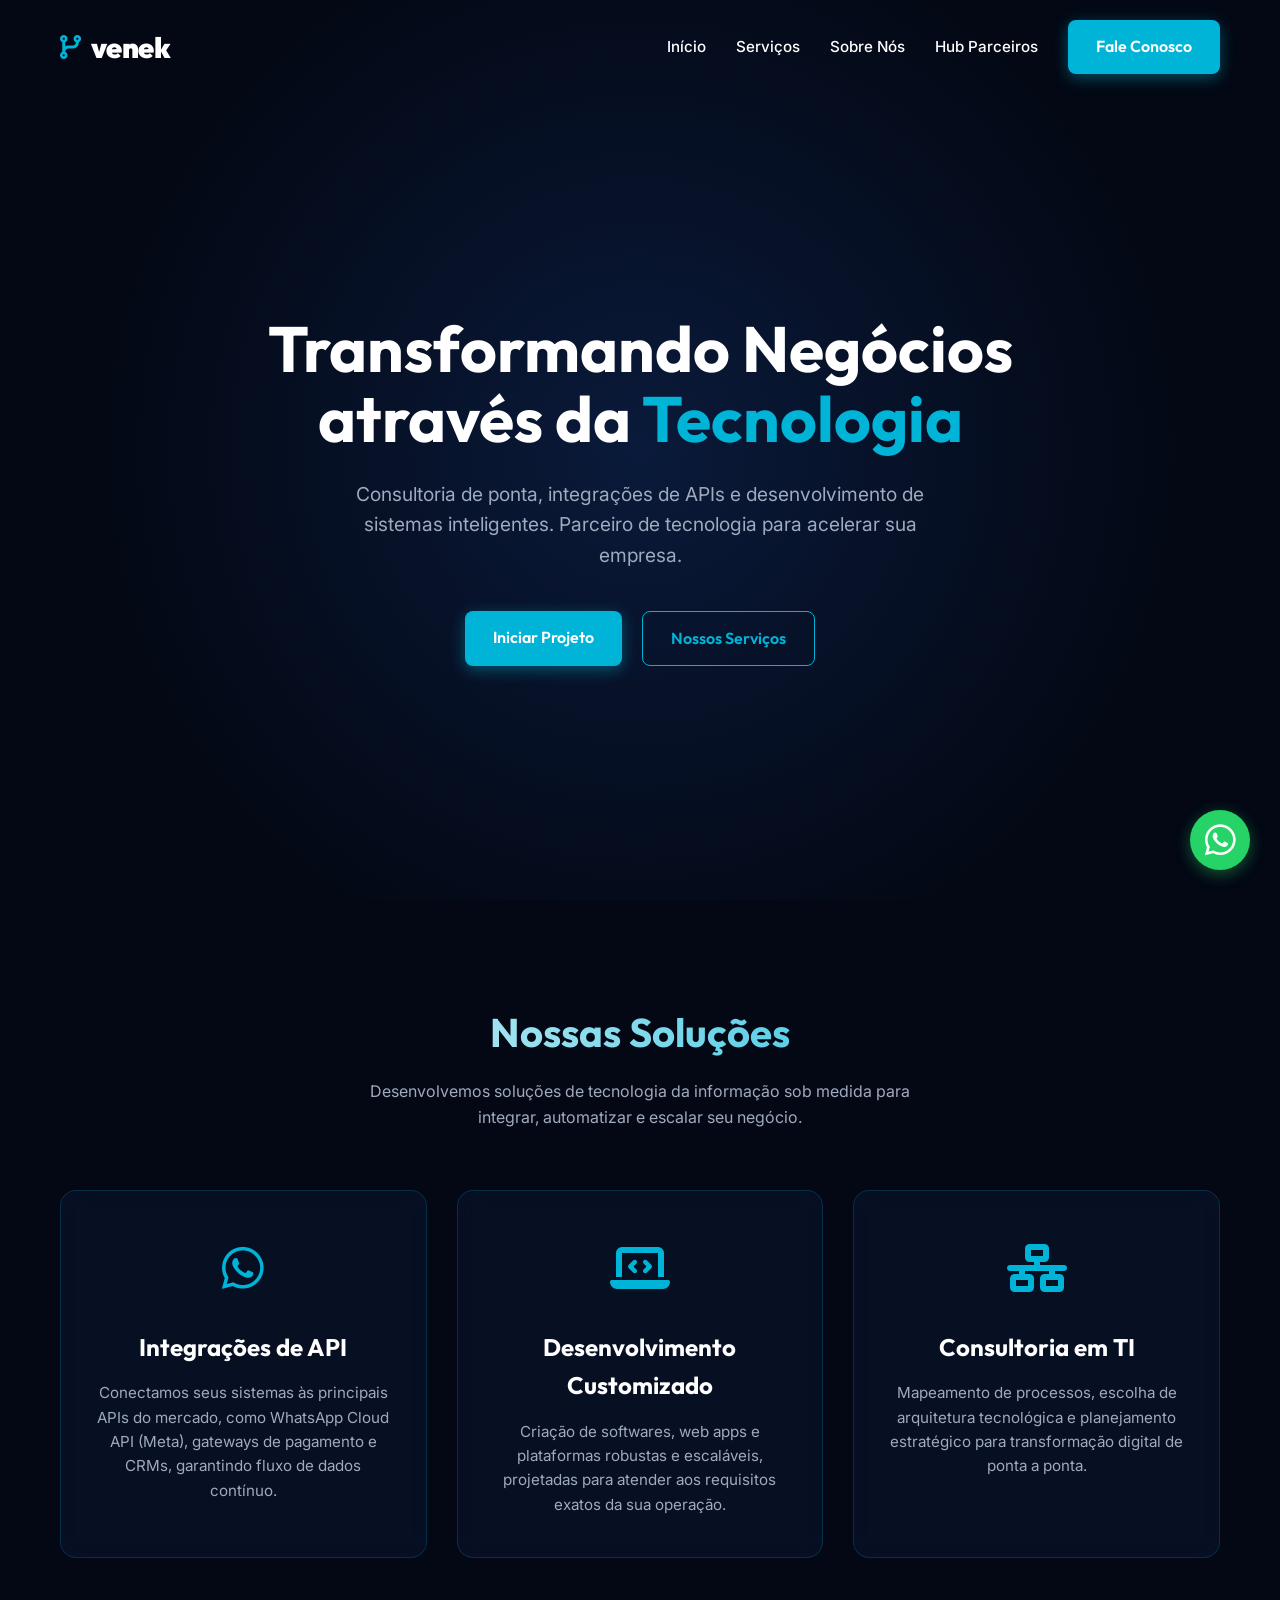
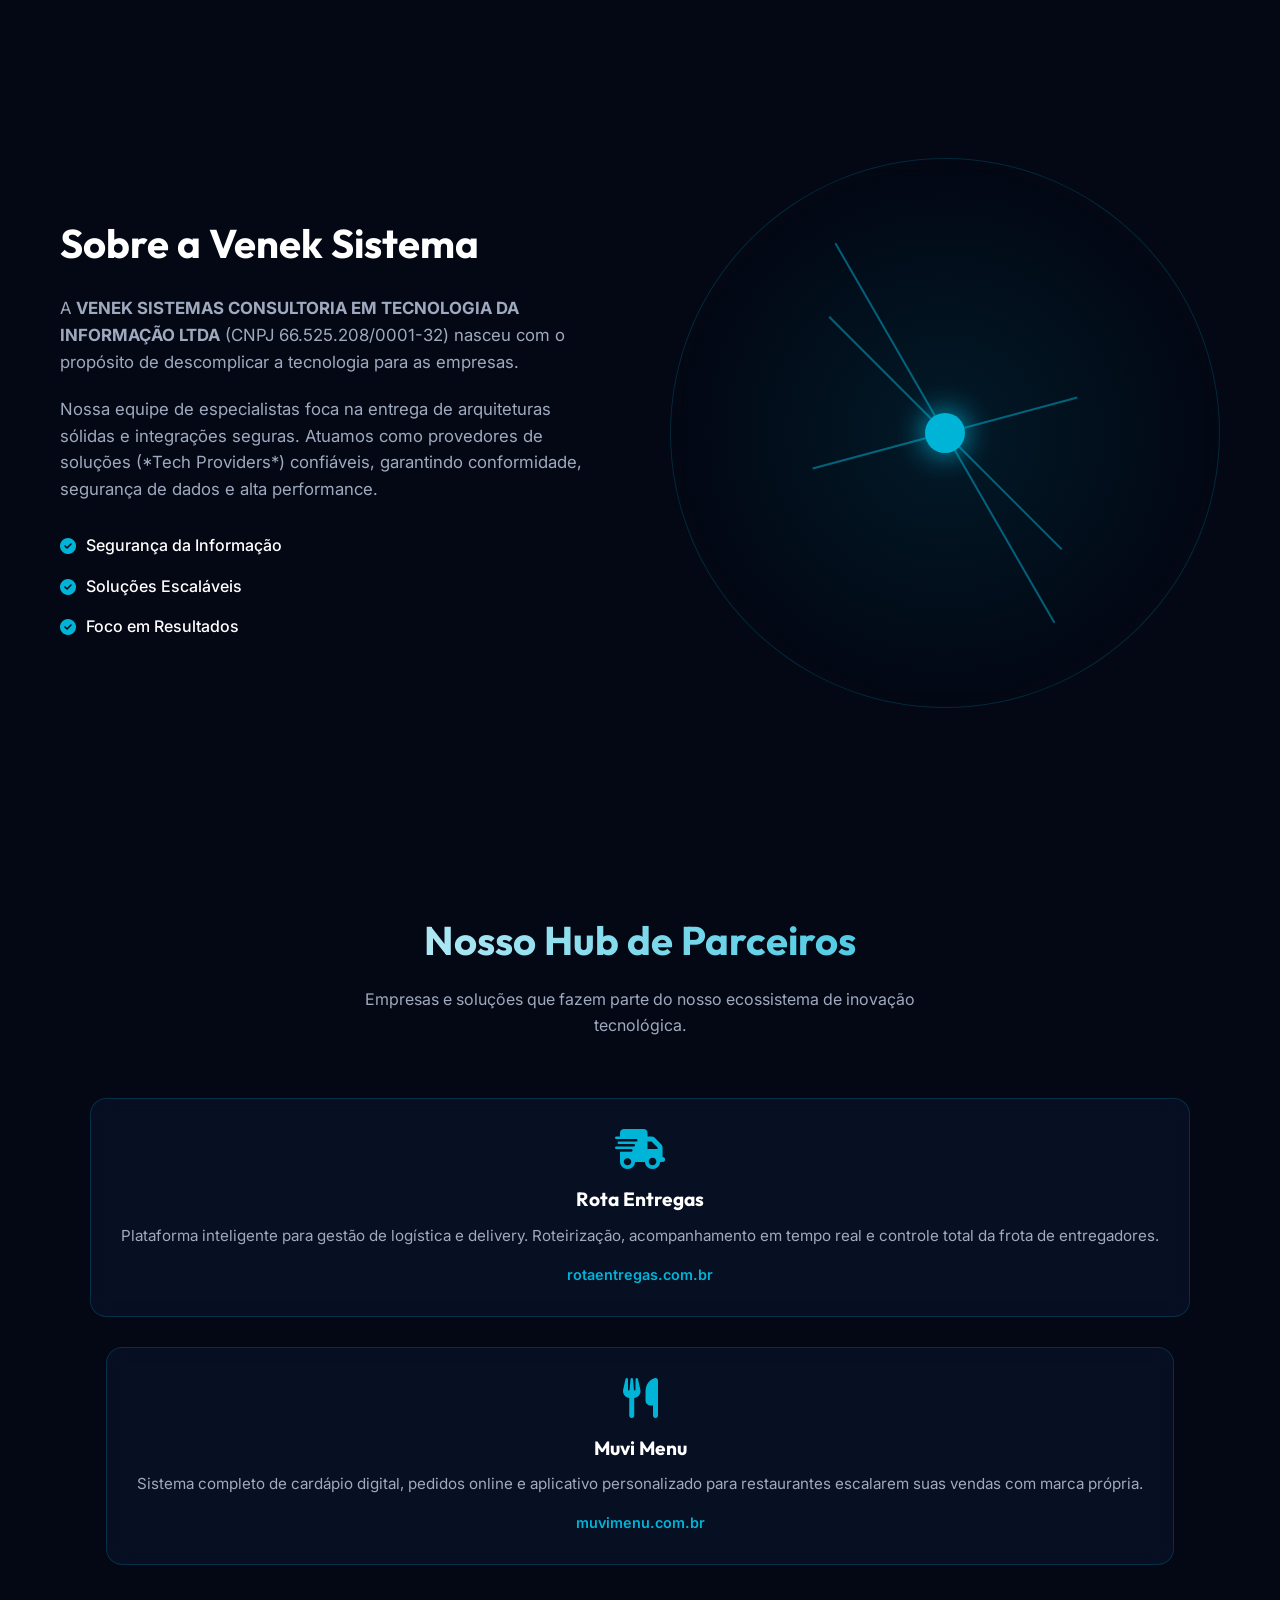
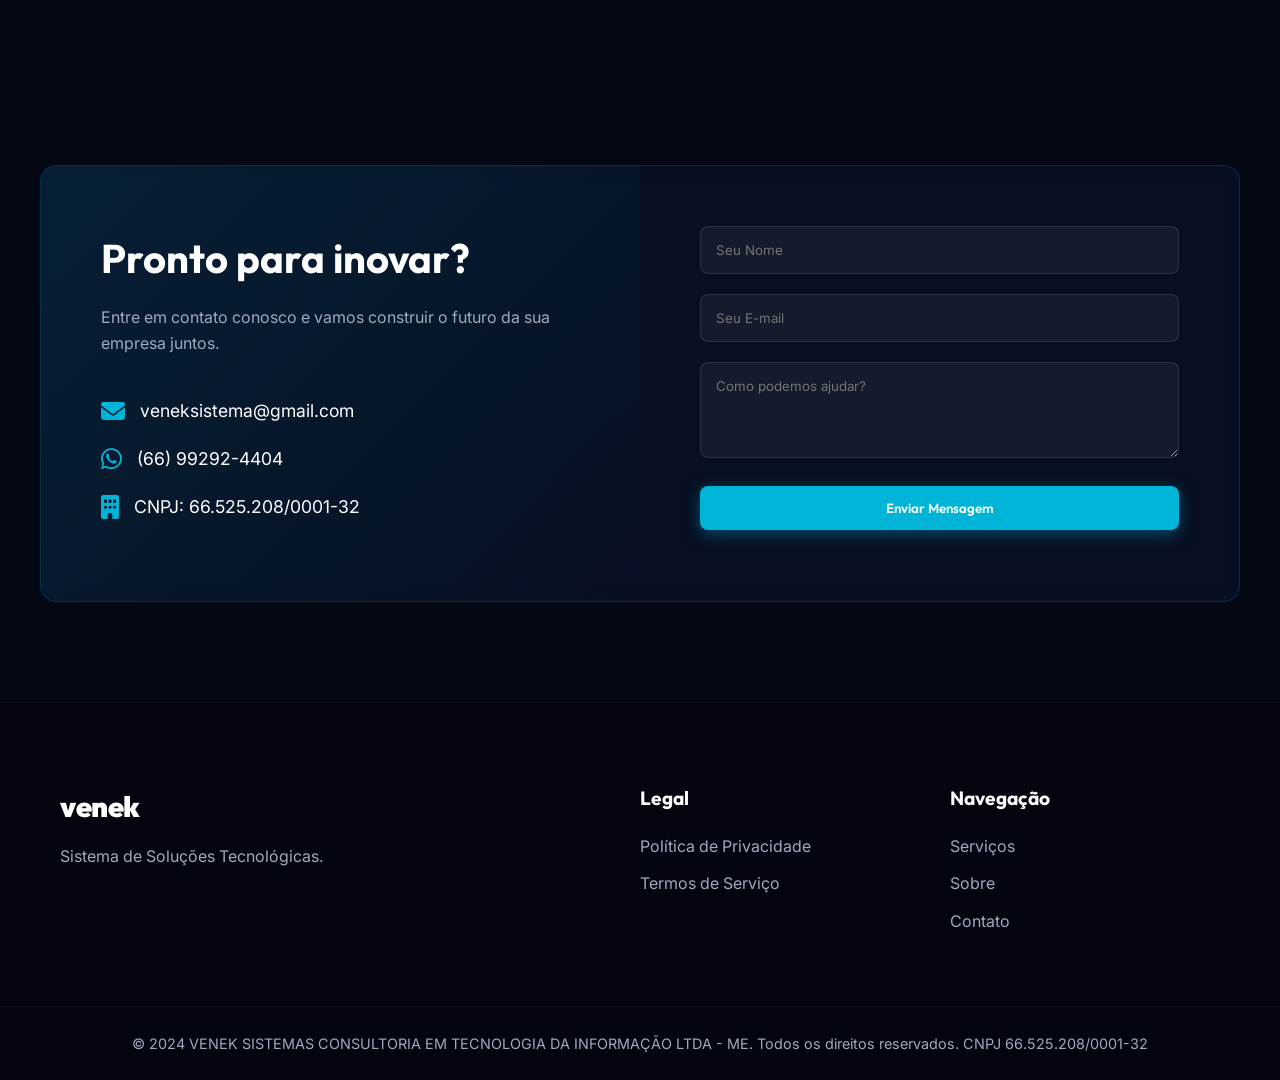
<file: index.html>
<!DOCTYPE html>
<html lang="pt-BR">
<head>
    <meta charset="UTF-8">
    <meta name="viewport" content="width=device-width, initial-scale=1.0">
    <meta name="description" content="Venek Sistema - Consultoria em Tecnologia da Informação e Provedor de Soluções. Integrações, APIs e Desenvolvimento de Software.">
    <title>Venek Sistema | Soluções Tecnológicas</title>
    <link rel="stylesheet" href="styles.css">
    <link href="https://fonts.googleapis.com/css2?family=Inter:wght@300;400;600;800&family=Outfit:wght@400;700;900&display=swap" rel="stylesheet">
    <link rel="stylesheet" href="https://cdnjs.cloudflare.com/ajax/libs/font-awesome/6.4.0/css/all.min.css">
</head>
<body>
    <nav class="navbar">
        <div class="container nav-container">
            <div class="logo">
                <!-- Recomendamos substituir pelo arquivo da sua logo (ex: logo.png) -->
                <div class="logo-text">
                    <span class="v-icon"><i class="fa-solid fa-code-branch"></i></span>
                    venek
                </div>
            </div>
            <ul class="nav-links">
                <li><a href="#home">Início</a></li>
                <li><a href="#services">Serviços</a></li>
                <li><a href="#about">Sobre Nós</a></li>
                <li><a href="#partners">Hub Parceiros</a></li>
                <li><a href="#contact" class="btn-primary">Fale Conosco</a></li>
            </ul>
            <div class="mobile-menu-icon">
                <i class="fa-solid fa-bars"></i>
            </div>
        </div>
    </nav>

    <header id="home" class="hero">
        <div class="hero-bg-overlay"></div>
        <div class="container hero-content">
            <h1 class="animate-fade-in-up">Transformando Negócios através da <span>Tecnologia</span></h1>
            <p class="animate-fade-in-up delay-1">Consultoria de ponta, integrações de APIs e desenvolvimento de sistemas inteligentes. Parceiro de tecnologia para acelerar sua empresa.</p>
            <div class="hero-buttons animate-fade-in-up delay-2">
                <a href="#contact" class="btn-primary glow-effect">Iniciar Projeto</a>
                <a href="#services" class="btn-secondary">Nossos Serviços</a>
            </div>
        </div>
    </header>

    <section id="services" class="services section">
        <div class="container">
            <div class="section-title">
                <h2>Nossas Soluções</h2>
                <p>Desenvolvemos soluções de tecnologia da informação sob medida para integrar, automatizar e escalar seu negócio.</p>
            </div>
            
            <div class="services-grid">
                <div class="service-card glass-panel">
                    <div class="service-icon"><i class="fa-brands fa-whatsapp"></i></div>
                    <h3>Integrações de API</h3>
                    <p>Conectamos seus sistemas às principais APIs do mercado, como WhatsApp Cloud API (Meta), gateways de pagamento e CRMs, garantindo fluxo de dados contínuo.</p>
                </div>
                
                <div class="service-card glass-panel">
                    <div class="service-icon"><i class="fa-solid fa-laptop-code"></i></div>
                    <h3>Desenvolvimento Customizado</h3>
                    <p>Criação de softwares, web apps e plataformas robustas e escaláveis, projetadas para atender aos requisitos exatos da sua operação.</p>
                </div>
                
                <div class="service-card glass-panel">
                    <div class="service-icon"><i class="fa-solid fa-network-wired"></i></div>
                    <h3>Consultoria em TI</h3>
                    <p>Mapeamento de processos, escolha de arquitetura tecnológica e planejamento estratégico para transformação digital de ponta a ponta.</p>
                </div>
            </div>
        </div>
    </section>

    <section id="about" class="about section">
        <div class="container about-container">
            <div class="about-content">
                <h2>Sobre a Venek Sistema</h2>
                <p>A <strong>VENEK SISTEMAS CONSULTORIA EM TECNOLOGIA DA INFORMAÇÃO LTDA</strong> (CNPJ 66.525.208/0001-32) nasceu com o propósito de descomplicar a tecnologia para as empresas.</p>
                <p>Nossa equipe de especialistas foca na entrega de arquiteturas sólidas e integrações seguras. Atuamos como provedores de soluções (*Tech Providers*) confiáveis, garantindo conformidade, segurança de dados e alta performance.</p>
                <ul class="about-features">
                    <li><i class="fa-solid fa-check-circle"></i> Segurança da Informação</li>
                    <li><i class="fa-solid fa-check-circle"></i> Soluções Escaláveis</li>
                    <li><i class="fa-solid fa-check-circle"></i> Foco em Resultados</li>
                </ul>
            </div>
            <div class="about-image-wrapper">
                <!-- Usando uma imagem genérica ou abstrata para representar tecnologia -->
                <div class="tech-abstract-art glass-panel">
                    <div class="circuit-line cl-1"></div>
                    <div class="circuit-line cl-2"></div>
                    <div class="circuit-line cl-3"></div>
                    <div class="glow-node"></div>
                </div>
            </div>
        </div>
    </section>

    <section id="partners" class="partners section">
        <div class="container">
            <div class="section-title">
                <h2>Nosso Hub de Parceiros</h2>
                <p>Empresas e soluções que fazem parte do nosso ecossistema de inovação tecnológica.</p>
            </div>
            <div class="partners-grid">
                <a href="https://rotaentregas.com.br" target="_blank" class="partner-card glass-panel">
                    <i class="fa-solid fa-truck-fast"></i>
                    <h3>Rota Entregas</h3>
                    <p>Plataforma inteligente para gestão de logística e delivery. Roteirização, acompanhamento em tempo real e controle total da frota de entregadores.</p>
                    <span class="partner-link">rotaentregas.com.br</span>
                </a>
                <a href="https://muvimenu.com.br" target="_blank" class="partner-card glass-panel">
                    <i class="fa-solid fa-utensils"></i>
                    <h3>Muvi Menu</h3>
                    <p>Sistema completo de cardápio digital, pedidos online e aplicativo personalizado para restaurantes escalarem suas vendas com marca própria.</p>
                    <span class="partner-link">muvimenu.com.br</span>
                </a>
            </div>
        </div>
    </section>

    <section id="contact" class="contact section">
        <div class="container contact-container glass-panel">
            <div class="contact-info">
                <h2>Pronto para inovar?</h2>
                <p>Entre em contato conosco e vamos construir o futuro da sua empresa juntos.</p>
                
                <div class="contact-details">
                    <div class="contact-item">
                        <i class="fa-solid fa-envelope"></i>
                        <span>veneksistema@gmail.com</span>
                    </div>
                    <div class="contact-item">
                        <i class="fa-brands fa-whatsapp"></i>
                        <a href="https://wa.me/5566992924404" target="_blank">(66) 99292-4404</a>
                    </div>
                    <div class="contact-item">
                        <i class="fa-solid fa-building"></i>
                        <span>CNPJ: 66.525.208/0001-32</span>
                    </div>
                </div>
            </div>
            <div class="contact-form">
                <form action="#" method="POST" id="lead-form">
                    <div class="form-group">
                        <input type="text" id="name" placeholder="Seu Nome" required>
                    </div>
                    <div class="form-group">
                        <input type="email" id="email" placeholder="Seu E-mail" required>
                    </div>
                    <div class="form-group">
                        <textarea id="message" rows="4" placeholder="Como podemos ajudar?" required></textarea>
                    </div>
                    <button type="submit" class="btn-primary submit-btn">Enviar Mensagem</button>
                </form>
            </div>
        </div>
    </section>

    <footer class="footer">
        <div class="container footer-container">
            <div class="footer-brand">
                <div class="logo-text">venek</div>
                <p>Sistema de Soluções Tecnológicas.</p>
            </div>
            <div class="footer-links">
                <h4>Legal</h4>
                <ul>
                    <li><a href="privacy.html">Política de Privacidade</a></li>
                    <li><a href="terms.html">Termos de Serviço</a></li>
                </ul>
            </div>
            <div class="footer-links">
                <h4>Navegação</h4>
                <ul>
                    <li><a href="#services">Serviços</a></li>
                    <li><a href="#about">Sobre</a></li>
                    <li><a href="#contact">Contato</a></li>
                </ul>
            </div>
        </div>
        <div class="footer-bottom">
            <div class="container">
                <p>&copy; 2024 VENEK SISTEMAS CONSULTORIA EM TECNOLOGIA DA INFORMAÇÃO LTDA - ME. Todos os direitos reservados. CNPJ 66.525.208/0001-32</p>
            </div>
        </div>
    </footer>

    <!-- Botão Flutuante do WhatsApp -->
    <a href="https://wa.me/5566992924404" target="_blank" class="whatsapp-float">
        <i class="fa-brands fa-whatsapp"></i>
    </a>

    <script src="script.js"></script>
</body>
</html>
</file>
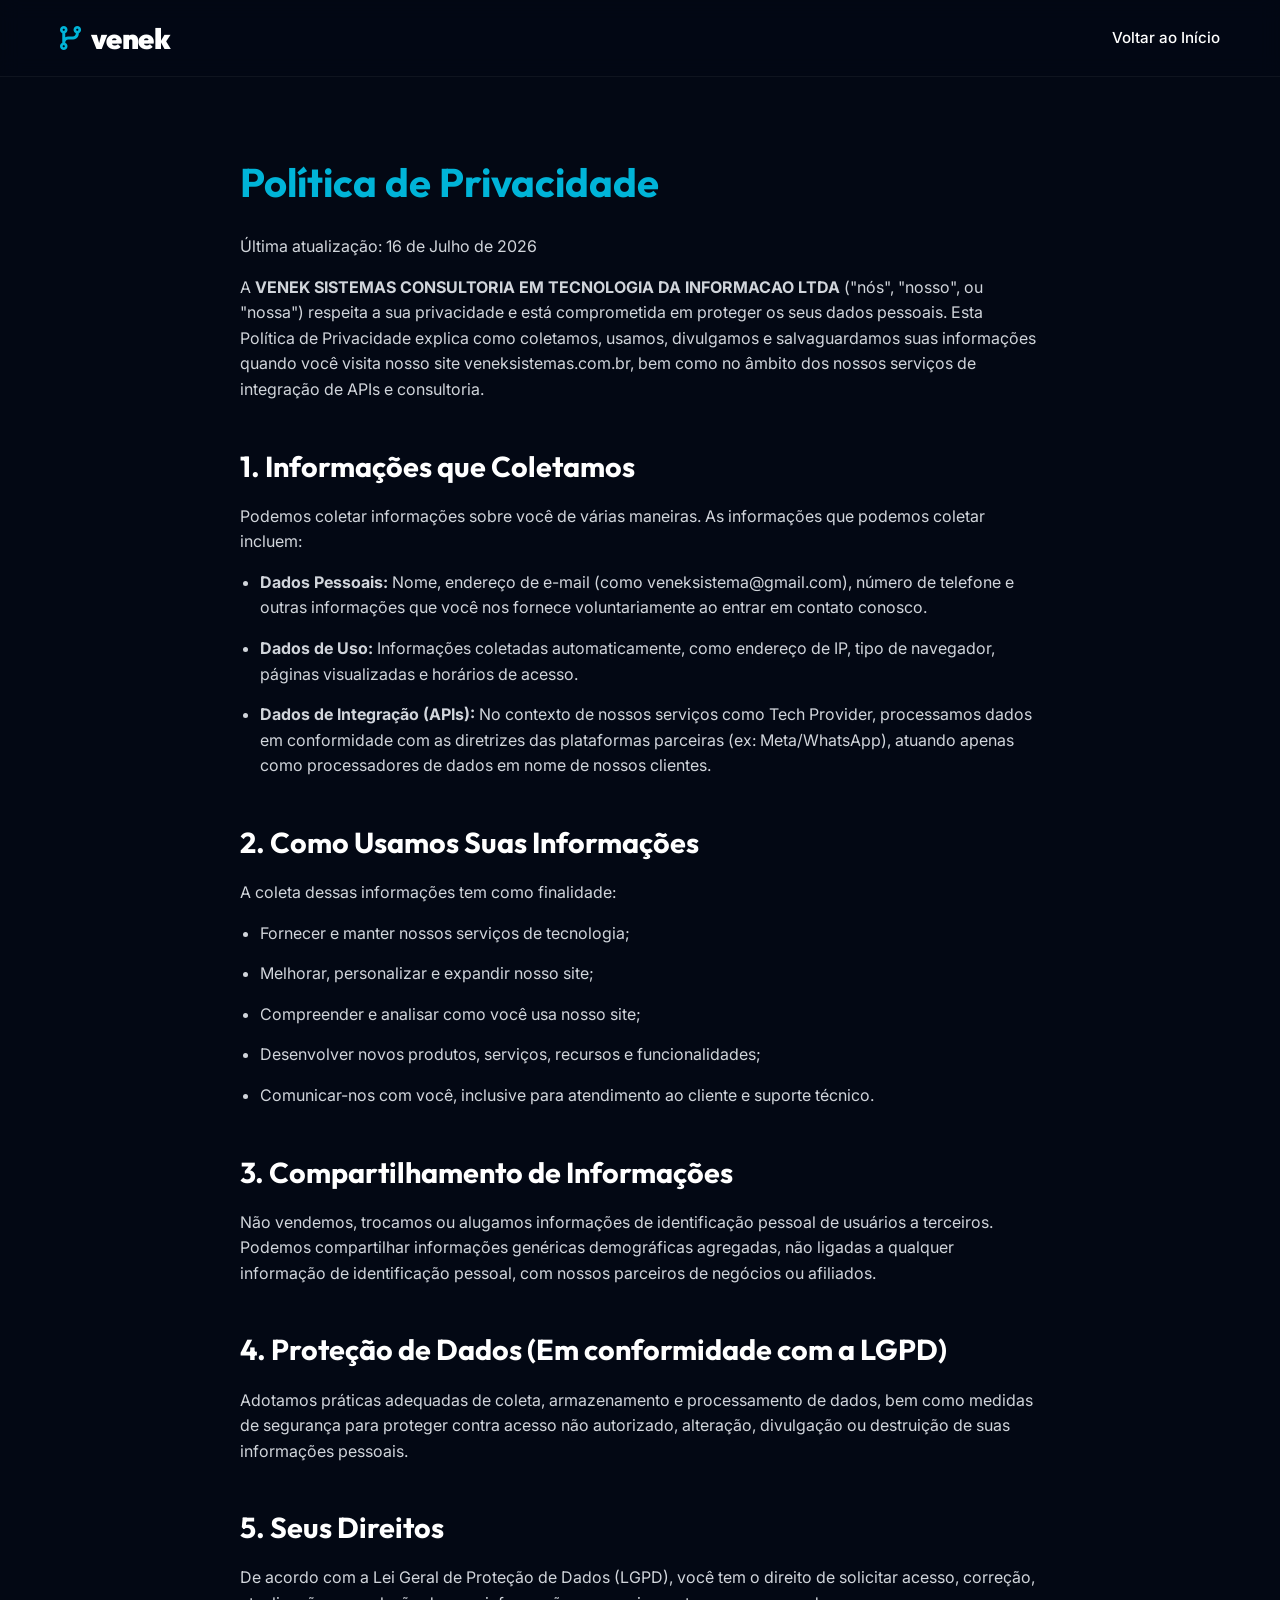
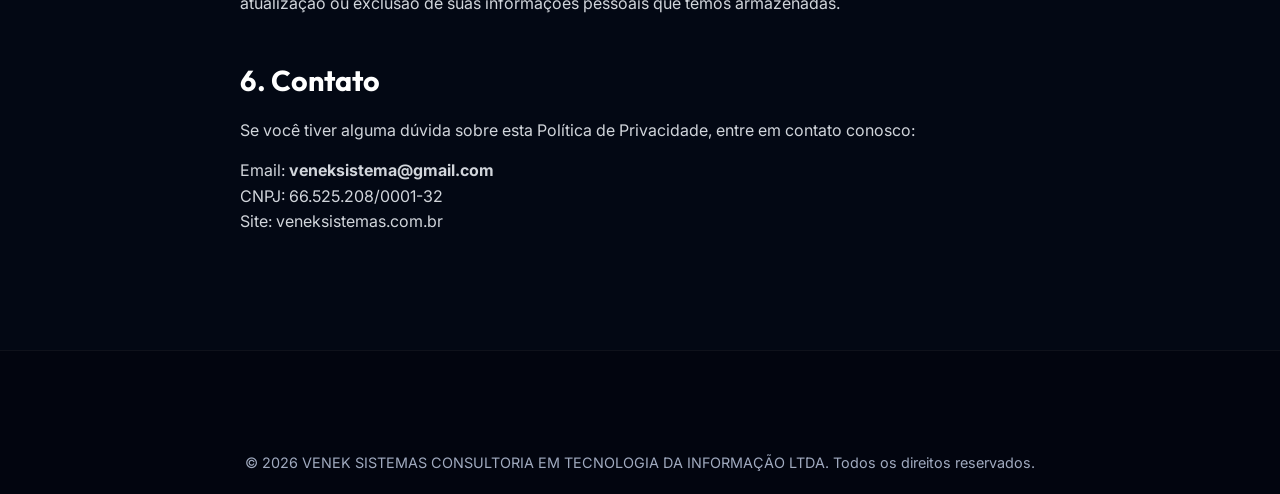
<file: privacy.html>
<!DOCTYPE html>
<html lang="pt-BR">
<head>
    <meta charset="UTF-8">
    <meta name="viewport" content="width=device-width, initial-scale=1.0">
    <title>Política de Privacidade | Venek Sistema</title>
    <link rel="stylesheet" href="styles.css">
    <link href="https://fonts.googleapis.com/css2?family=Inter:wght@300;400;600;800&family=Outfit:wght@400;700;900&display=swap" rel="stylesheet">
    <link rel="stylesheet" href="https://cdnjs.cloudflare.com/ajax/libs/font-awesome/6.4.0/css/all.min.css">
    <style>
        .legal-content {
            padding: 150px 0 100px;
            max-width: 800px;
            margin: 0 auto;
        }
        .legal-content h1 {
            font-size: 2.5rem;
            margin-bottom: 20px;
            color: var(--primary-color);
        }
        .legal-content h2 {
            margin-top: 40px;
            margin-bottom: 15px;
            font-size: 1.8rem;
        }
        .legal-content p, .legal-content li {
            margin-bottom: 15px;
            color: #d1d5db;
        }
        .legal-content ul {
            list-style: disc;
            margin-left: 20px;
            margin-bottom: 20px;
        }
    </style>
</head>
<body>
    <nav class="navbar scrolled">
        <div class="container nav-container">
            <div class="logo">
                <a href="index.html" class="logo-text">
                    <span class="v-icon"><i class="fa-solid fa-code-branch"></i></span>
                    venek
                </a>
            </div>
            <ul class="nav-links">
                <li><a href="index.html">Voltar ao Início</a></li>
            </ul>
        </div>
    </nav>

    <div class="container legal-content">
        <h1>Política de Privacidade</h1>
        <p>Última atualização: 16 de Julho de 2026</p>

        <p>A <strong>VENEK SISTEMAS CONSULTORIA EM TECNOLOGIA DA INFORMACAO LTDA</strong> ("nós", "nosso", ou "nossa") respeita a sua privacidade e está comprometida em proteger os seus dados pessoais. Esta Política de Privacidade explica como coletamos, usamos, divulgamos e salvaguardamos suas informações quando você visita nosso site veneksistemas.com.br, bem como no âmbito dos nossos serviços de integração de APIs e consultoria.</p>

        <h2>1. Informações que Coletamos</h2>
        <p>Podemos coletar informações sobre você de várias maneiras. As informações que podemos coletar incluem:</p>
        <ul>
            <li><strong>Dados Pessoais:</strong> Nome, endereço de e-mail (como veneksistema@gmail.com), número de telefone e outras informações que você nos fornece voluntariamente ao entrar em contato conosco.</li>
            <li><strong>Dados de Uso:</strong> Informações coletadas automaticamente, como endereço de IP, tipo de navegador, páginas visualizadas e horários de acesso.</li>
            <li><strong>Dados de Integração (APIs):</strong> No contexto de nossos serviços como Tech Provider, processamos dados em conformidade com as diretrizes das plataformas parceiras (ex: Meta/WhatsApp), atuando apenas como processadores de dados em nome de nossos clientes.</li>
        </ul>

        <h2>2. Como Usamos Suas Informações</h2>
        <p>A coleta dessas informações tem como finalidade:</p>
        <ul>
            <li>Fornecer e manter nossos serviços de tecnologia;</li>
            <li>Melhorar, personalizar e expandir nosso site;</li>
            <li>Compreender e analisar como você usa nosso site;</li>
            <li>Desenvolver novos produtos, serviços, recursos e funcionalidades;</li>
            <li>Comunicar-nos com você, inclusive para atendimento ao cliente e suporte técnico.</li>
        </ul>

        <h2>3. Compartilhamento de Informações</h2>
        <p>Não vendemos, trocamos ou alugamos informações de identificação pessoal de usuários a terceiros. Podemos compartilhar informações genéricas demográficas agregadas, não ligadas a qualquer informação de identificação pessoal, com nossos parceiros de negócios ou afiliados.</p>

        <h2>4. Proteção de Dados (Em conformidade com a LGPD)</h2>
        <p>Adotamos práticas adequadas de coleta, armazenamento e processamento de dados, bem como medidas de segurança para proteger contra acesso não autorizado, alteração, divulgação ou destruição de suas informações pessoais.</p>

        <h2>5. Seus Direitos</h2>
        <p>De acordo com a Lei Geral de Proteção de Dados (LGPD), você tem o direito de solicitar acesso, correção, atualização ou exclusão de suas informações pessoais que temos armazenadas.</p>

        <h2>6. Contato</h2>
        <p>Se você tiver alguma dúvida sobre esta Política de Privacidade, entre em contato conosco:</p>
        <p>Email: <strong>veneksistema@gmail.com</strong><br>
        CNPJ: 66.525.208/0001-32<br>
        Site: veneksistemas.com.br</p>
    </div>

    <footer class="footer">
        <div class="container">
            <div class="footer-bottom" style="border-top: none; padding: 20px 0;">
                <p>&copy; 2026 VENEK SISTEMAS CONSULTORIA EM TECNOLOGIA DA INFORMAÇÃO LTDA. Todos os direitos reservados.</p>
            </div>
        </div>
    </footer>
</body>
</html>
</file>
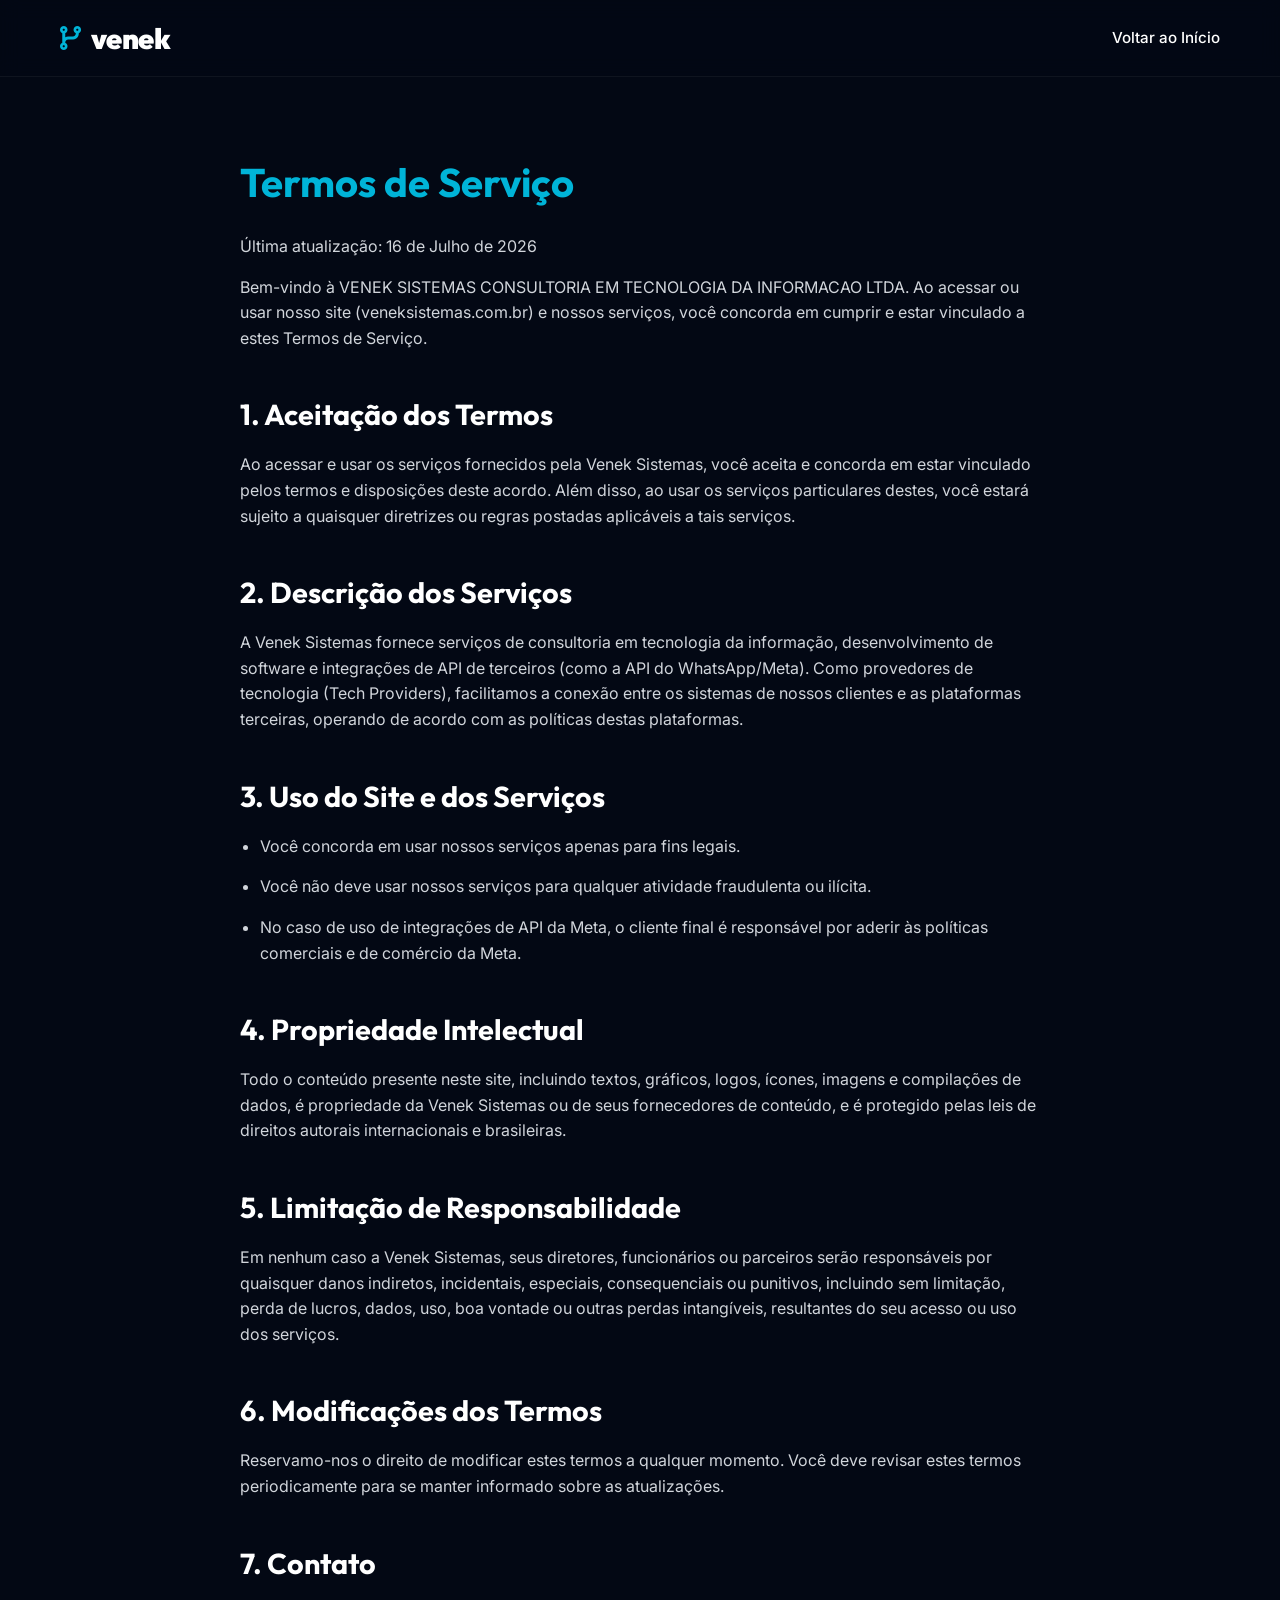
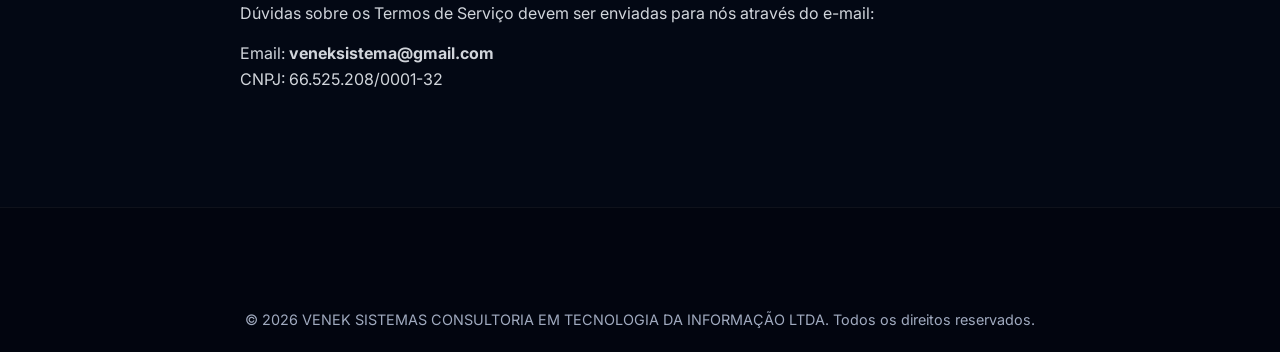
<file: terms.html>
<!DOCTYPE html>
<html lang="pt-BR">
<head>
    <meta charset="UTF-8">
    <meta name="viewport" content="width=device-width, initial-scale=1.0">
    <title>Termos de Serviço | Venek Sistema</title>
    <link rel="stylesheet" href="styles.css">
    <link href="https://fonts.googleapis.com/css2?family=Inter:wght@300;400;600;800&family=Outfit:wght@400;700;900&display=swap" rel="stylesheet">
    <link rel="stylesheet" href="https://cdnjs.cloudflare.com/ajax/libs/font-awesome/6.4.0/css/all.min.css">
    <style>
        .legal-content {
            padding: 150px 0 100px;
            max-width: 800px;
            margin: 0 auto;
        }
        .legal-content h1 {
            font-size: 2.5rem;
            margin-bottom: 20px;
            color: var(--primary-color);
        }
        .legal-content h2 {
            margin-top: 40px;
            margin-bottom: 15px;
            font-size: 1.8rem;
        }
        .legal-content p, .legal-content li {
            margin-bottom: 15px;
            color: #d1d5db;
        }
        .legal-content ul {
            list-style: disc;
            margin-left: 20px;
            margin-bottom: 20px;
        }
    </style>
</head>
<body>
    <nav class="navbar scrolled">
        <div class="container nav-container">
            <div class="logo">
                <a href="index.html" class="logo-text">
                    <span class="v-icon"><i class="fa-solid fa-code-branch"></i></span>
                    venek
                </a>
            </div>
            <ul class="nav-links">
                <li><a href="index.html">Voltar ao Início</a></li>
            </ul>
        </div>
    </nav>

    <div class="container legal-content">
        <h1>Termos de Serviço</h1>
        <p>Última atualização: 16 de Julho de 2026</p>

        <p>Bem-vindo à VENEK SISTEMAS CONSULTORIA EM TECNOLOGIA DA INFORMACAO LTDA. Ao acessar ou usar nosso site (veneksistemas.com.br) e nossos serviços, você concorda em cumprir e estar vinculado a estes Termos de Serviço.</p>

        <h2>1. Aceitação dos Termos</h2>
        <p>Ao acessar e usar os serviços fornecidos pela Venek Sistemas, você aceita e concorda em estar vinculado pelos termos e disposições deste acordo. Além disso, ao usar os serviços particulares destes, você estará sujeito a quaisquer diretrizes ou regras postadas aplicáveis a tais serviços.</p>

        <h2>2. Descrição dos Serviços</h2>
        <p>A Venek Sistemas fornece serviços de consultoria em tecnologia da informação, desenvolvimento de software e integrações de API de terceiros (como a API do WhatsApp/Meta). Como provedores de tecnologia (Tech Providers), facilitamos a conexão entre os sistemas de nossos clientes e as plataformas terceiras, operando de acordo com as políticas destas plataformas.</p>

        <h2>3. Uso do Site e dos Serviços</h2>
        <ul>
            <li>Você concorda em usar nossos serviços apenas para fins legais.</li>
            <li>Você não deve usar nossos serviços para qualquer atividade fraudulenta ou ilícita.</li>
            <li>No caso de uso de integrações de API da Meta, o cliente final é responsável por aderir às políticas comerciais e de comércio da Meta.</li>
        </ul>

        <h2>4. Propriedade Intelectual</h2>
        <p>Todo o conteúdo presente neste site, incluindo textos, gráficos, logos, ícones, imagens e compilações de dados, é propriedade da Venek Sistemas ou de seus fornecedores de conteúdo, e é protegido pelas leis de direitos autorais internacionais e brasileiras.</p>

        <h2>5. Limitação de Responsabilidade</h2>
        <p>Em nenhum caso a Venek Sistemas, seus diretores, funcionários ou parceiros serão responsáveis por quaisquer danos indiretos, incidentais, especiais, consequenciais ou punitivos, incluindo sem limitação, perda de lucros, dados, uso, boa vontade ou outras perdas intangíveis, resultantes do seu acesso ou uso dos serviços.</p>

        <h2>6. Modificações dos Termos</h2>
        <p>Reservamo-nos o direito de modificar estes termos a qualquer momento. Você deve revisar estes termos periodicamente para se manter informado sobre as atualizações.</p>

        <h2>7. Contato</h2>
        <p>Dúvidas sobre os Termos de Serviço devem ser enviadas para nós através do e-mail:</p>
        <p>Email: <strong>veneksistema@gmail.com</strong><br>
        CNPJ: 66.525.208/0001-32</p>
    </div>

    <footer class="footer">
        <div class="container">
            <div class="footer-bottom" style="border-top: none; padding: 20px 0;">
                <p>&copy; 2026 VENEK SISTEMAS CONSULTORIA EM TECNOLOGIA DA INFORMAÇÃO LTDA. Todos os direitos reservados.</p>
            </div>
        </div>
    </footer>
</body>
</html>
</file>
<file: styles.css>
:root {
    --bg-dark: #030814;
    --bg-card: rgba(10, 20, 45, 0.6);
    --primary-color: #00b4d8; /* Cyan from logo */
    --primary-hover: #0096c7;
    --secondary-color: #03045e;
    --text-main: #ffffff;
    --text-muted: #a0aabf;
    --font-heading: 'Outfit', sans-serif;
    --font-body: 'Inter', sans-serif;
    --transition: all 0.3s cubic-bezier(0.25, 0.8, 0.25, 1);
    --glass-border: rgba(0, 180, 216, 0.2);
    --glow-shadow: 0 0 20px rgba(0, 180, 216, 0.3);
}

* {
    margin: 0;
    padding: 0;
    box-sizing: border-box;
}

html {
    scroll-behavior: smooth;
}

body {
    font-family: var(--font-body);
    background-color: var(--bg-dark);
    color: var(--text-main);
    line-height: 1.6;
    overflow-x: hidden;
}

h1, h2, h3, h4 {
    font-family: var(--font-heading);
    font-weight: 700;
}

a {
    text-decoration: none;
    color: inherit;
    transition: var(--transition);
}

ul {
    list-style: none;
}

.container {
    max-width: 1200px;
    margin: 0 auto;
    padding: 0 20px;
}

.section {
    padding: 100px 0;
}

.section-title {
    text-align: center;
    margin-bottom: 60px;
}

.section-title h2 {
    font-size: 2.5rem;
    margin-bottom: 15px;
    background: linear-gradient(90deg, #fff, var(--primary-color));
    -webkit-background-clip: text;
    background-clip: text;
    -webkit-text-fill-color: transparent;
}

.section-title p {
    color: var(--text-muted);
    max-width: 600px;
    margin: 0 auto;
}

/* Glassmorphism utilities */
.glass-panel {
    background: var(--bg-card);
    backdrop-filter: blur(10px);
    -webkit-backdrop-filter: blur(10px);
    border: 1px solid var(--glass-border);
    border-radius: 16px;
}

/* Buttons */
.btn-primary, .btn-secondary {
    display: inline-block;
    padding: 14px 28px;
    border-radius: 8px;
    font-weight: 600;
    font-family: var(--font-heading);
    cursor: pointer;
    border: none;
    text-align: center;
}

.btn-primary {
    background: var(--primary-color);
    color: #fff;
    box-shadow: 0 4px 15px rgba(0, 180, 216, 0.4);
}

.btn-primary:hover {
    background: var(--primary-hover);
    transform: translateY(-2px);
    box-shadow: var(--glow-shadow);
}

.btn-secondary {
    background: transparent;
    color: var(--primary-color);
    border: 1px solid var(--primary-color);
}

.btn-secondary:hover {
    background: rgba(0, 180, 216, 0.1);
    transform: translateY(-2px);
}

/* Navbar */
.navbar {
    position: fixed;
    top: 0;
    width: 100%;
    padding: 20px 0;
    z-index: 1000;
    transition: var(--transition);
}

.navbar.scrolled {
    padding: 15px 0;
    background: rgba(3, 8, 20, 0.9);
    backdrop-filter: blur(10px);
    border-bottom: 1px solid rgba(255, 255, 255, 0.05);
}

.nav-container {
    display: flex;
    justify-content: space-between;
    align-items: center;
}

.logo-text {
    font-family: var(--font-heading);
    font-size: 1.8rem;
    font-weight: 900;
    letter-spacing: -0.5px;
    display: flex;
    align-items: center;
    gap: 10px;
}

.v-icon {
    color: var(--primary-color);
    font-size: 1.5rem;
}

.nav-links {
    display: flex;
    align-items: center;
    gap: 30px;
}

.nav-links li a:not(.btn-primary) {
    font-weight: 500;
    font-size: 0.95rem;
}

.nav-links li a:not(.btn-primary):hover {
    color: var(--primary-color);
}

.mobile-menu-icon {
    display: none;
    font-size: 1.5rem;
    cursor: pointer;
    color: var(--primary-color);
}

/* Hero Section */
.hero {
    min-height: 100vh;
    display: flex;
    align-items: center;
    position: relative;
    padding-top: 80px;
    background: radial-gradient(circle at center, #0a1a3a 0%, var(--bg-dark) 70%);
}

.hero-bg-overlay {
    position: absolute;
    top: 0;
    left: 0;
    width: 100%;
    height: 100%;
    background-image: url('[data-uri]');
    opacity: 0.5;
    z-index: 1;
}

.hero-content {
    position: relative;
    z-index: 2;
    max-width: 800px;
    text-align: center;
    margin: 0 auto;
}

.hero h1 {
    font-size: 4rem;
    line-height: 1.1;
    margin-bottom: 24px;
}

.hero h1 span {
    color: var(--primary-color);
}

.hero p {
    font-size: 1.2rem;
    color: var(--text-muted);
    margin-bottom: 40px;
    max-width: 600px;
    margin-left: auto;
    margin-right: auto;
}

.hero-buttons {
    display: flex;
    gap: 20px;
    justify-content: center;
}

/* Services */
.services-grid {
    display: grid;
    grid-template-columns: repeat(auto-fit, minmax(300px, 1fr));
    gap: 30px;
}

.service-card {
    padding: 40px 30px;
    text-align: center;
    transition: transform 0.4s ease, box-shadow 0.4s ease;
}

.service-card:hover {
    transform: translateY(-10px);
    box-shadow: 0 10px 30px rgba(0, 180, 216, 0.1);
    border-color: rgba(0, 180, 216, 0.5);
}

.service-icon {
    font-size: 3rem;
    color: var(--primary-color);
    margin-bottom: 20px;
}

.service-card h3 {
    font-size: 1.5rem;
    margin-bottom: 15px;
}

.service-card p {
    color: var(--text-muted);
    font-size: 0.95rem;
}

/* About Section */
.about-container {
    display: grid;
    grid-template-columns: 1fr 1fr;
    gap: 60px;
    align-items: center;
}

.about-content h2 {
    font-size: 2.5rem;
    margin-bottom: 20px;
}

.about-content p {
    color: var(--text-muted);
    margin-bottom: 20px;
    font-size: 1.05rem;
}

.about-features {
    margin-top: 30px;
}

.about-features li {
    display: flex;
    align-items: center;
    gap: 10px;
    margin-bottom: 15px;
    font-weight: 500;
}

.about-features i {
    color: var(--primary-color);
}

.tech-abstract-art {
    width: 100%;
    aspect-ratio: 1;
    position: relative;
    border-radius: 50%;
    overflow: hidden;
    display: flex;
    justify-content: center;
    align-items: center;
    background: radial-gradient(circle, rgba(0,180,216,0.1) 0%, transparent 70%);
}

.circuit-line {
    position: absolute;
    background: var(--primary-color);
    opacity: 0.5;
}

.cl-1 { width: 60%; height: 2px; transform: rotate(45deg); }
.cl-2 { width: 2px; height: 80%; transform: rotate(-30deg); }
.cl-3 { width: 50%; height: 2px; transform: rotate(-15deg); }

.glow-node {
    width: 40px;
    height: 40px;
    background: var(--primary-color);
    border-radius: 50%;
    box-shadow: 0 0 30px var(--primary-color);
    animation: pulse 2s infinite;
}

@keyframes pulse {
    0% { transform: scale(0.95); box-shadow: 0 0 0 0 rgba(0, 180, 216, 0.7); }
    70% { transform: scale(1); box-shadow: 0 0 0 20px rgba(0, 180, 216, 0); }
    100% { transform: scale(0.95); box-shadow: 0 0 0 0 rgba(0, 180, 216, 0); }
}

/* Partners Section */
.partners-grid {
    display: flex;
    gap: 30px;
    justify-content: center;
    flex-wrap: wrap;
}

.partner-card {
    display: flex;
    flex-direction: column;
    align-items: center;
    justify-content: center;
    padding: 30px;
    min-width: 250px;
    text-align: center;
    transition: transform 0.4s ease, box-shadow 0.4s ease;
    text-decoration: none;
    color: var(--text-main);
}

.partner-card:hover {
    transform: translateY(-10px);
    box-shadow: 0 10px 30px rgba(0, 180, 216, 0.1);
    border-color: rgba(0, 180, 216, 0.5);
}

.partner-card i {
    font-size: 2.5rem;
    color: var(--primary-color);
    margin-bottom: 15px;
}

.partner-card h3 {
    font-size: 1.2rem;
    margin-bottom: 10px;
}

.partner-card p {
    color: var(--text-muted);
    font-size: 0.95rem;
    margin-bottom: 15px;
    line-height: 1.5;
}

.partner-link {
    color: var(--primary-color);
    font-size: 0.9rem;
    font-weight: 600;
}

/* Contact */
.contact-container {
    display: grid;
    grid-template-columns: 1fr 1fr;
    padding: 0;
    overflow: hidden;
}

.contact-info {
    padding: 60px;
    background: linear-gradient(135deg, rgba(0,180,216,0.1) 0%, transparent 100%);
}

.contact-info h2 {
    font-size: 2.5rem;
    margin-bottom: 15px;
}

.contact-info p {
    color: var(--text-muted);
    margin-bottom: 40px;
}

.contact-item {
    display: flex;
    align-items: center;
    gap: 15px;
    margin-bottom: 20px;
    font-size: 1.1rem;
}

.contact-item i {
    color: var(--primary-color);
    font-size: 1.5rem;
}

.contact-form {
    padding: 60px;
}

.form-group {
    margin-bottom: 20px;
}

.form-group input, .form-group textarea {
    width: 100%;
    padding: 15px;
    background: rgba(255, 255, 255, 0.05);
    border: 1px solid rgba(255, 255, 255, 0.1);
    border-radius: 8px;
    color: #fff;
    font-family: var(--font-body);
    transition: var(--transition);
}

.form-group input:focus, .form-group textarea:focus {
    outline: none;
    border-color: var(--primary-color);
    background: rgba(255, 255, 255, 0.08);
}

.submit-btn {
    width: 100%;
}

/* Footer */
.footer {
    background: #02050f;
    padding-top: 80px;
    border-top: 1px solid rgba(255,255,255,0.05);
}

.footer-container {
    display: grid;
    grid-template-columns: 2fr 1fr 1fr;
    gap: 40px;
    margin-bottom: 60px;
}

.footer-brand p {
    color: var(--text-muted);
    margin-top: 15px;
    max-width: 300px;
}

.footer-links h4 {
    font-size: 1.2rem;
    margin-bottom: 20px;
}

.footer-links ul li {
    margin-bottom: 12px;
}

.footer-links a {
    color: var(--text-muted);
}

.footer-links a:hover {
    color: var(--primary-color);
}

.footer-bottom {
    border-top: 1px solid rgba(255,255,255,0.05);
    padding: 25px 0;
    text-align: center;
    color: var(--text-muted);
    font-size: 0.9rem;
}

/* WhatsApp Float */
.whatsapp-float {
    position: fixed;
    bottom: 30px;
    right: 30px;
    width: 60px;
    height: 60px;
    background-color: #25d366;
    color: #fff;
    border-radius: 50%;
    display: flex;
    justify-content: center;
    align-items: center;
    font-size: 35px;
    box-shadow: 0 4px 15px rgba(37, 211, 102, 0.4);
    z-index: 1000;
    transition: transform 0.3s ease;
}

.whatsapp-float:hover {
    transform: scale(1.1);
    color: #fff;
}

/* Animations */
.animate-fade-in-up {
    opacity: 0;
    transform: translateY(30px);
    animation: fadeInUp 0.8s ease forwards;
}

.delay-1 { animation-delay: 0.2s; }
.delay-2 { animation-delay: 0.4s; }

@keyframes fadeInUp {
    to {
        opacity: 1;
        transform: translateY(0);
    }
}

/* Responsive */
@media (max-width: 992px) {
    .about-container, .contact-container {
        grid-template-columns: 1fr;
    }
    .hero h1 { font-size: 3rem; }
}

@media (max-width: 768px) {
    .nav-links {
        display: none;
        position: absolute;
        top: 100%;
        left: 0;
        width: 100%;
        background: var(--bg-dark);
        flex-direction: column;
        padding: 20px 0;
        border-bottom: 1px solid rgba(255,255,255,0.1);
    }
    
    .nav-links.active {
        display: flex;
    }
    
    .mobile-menu-icon {
        display: block;
    }
    
    .hero h1 { font-size: 2.5rem; }
    
    .footer-container {
        grid-template-columns: 1fr;
    }
}
</file>
